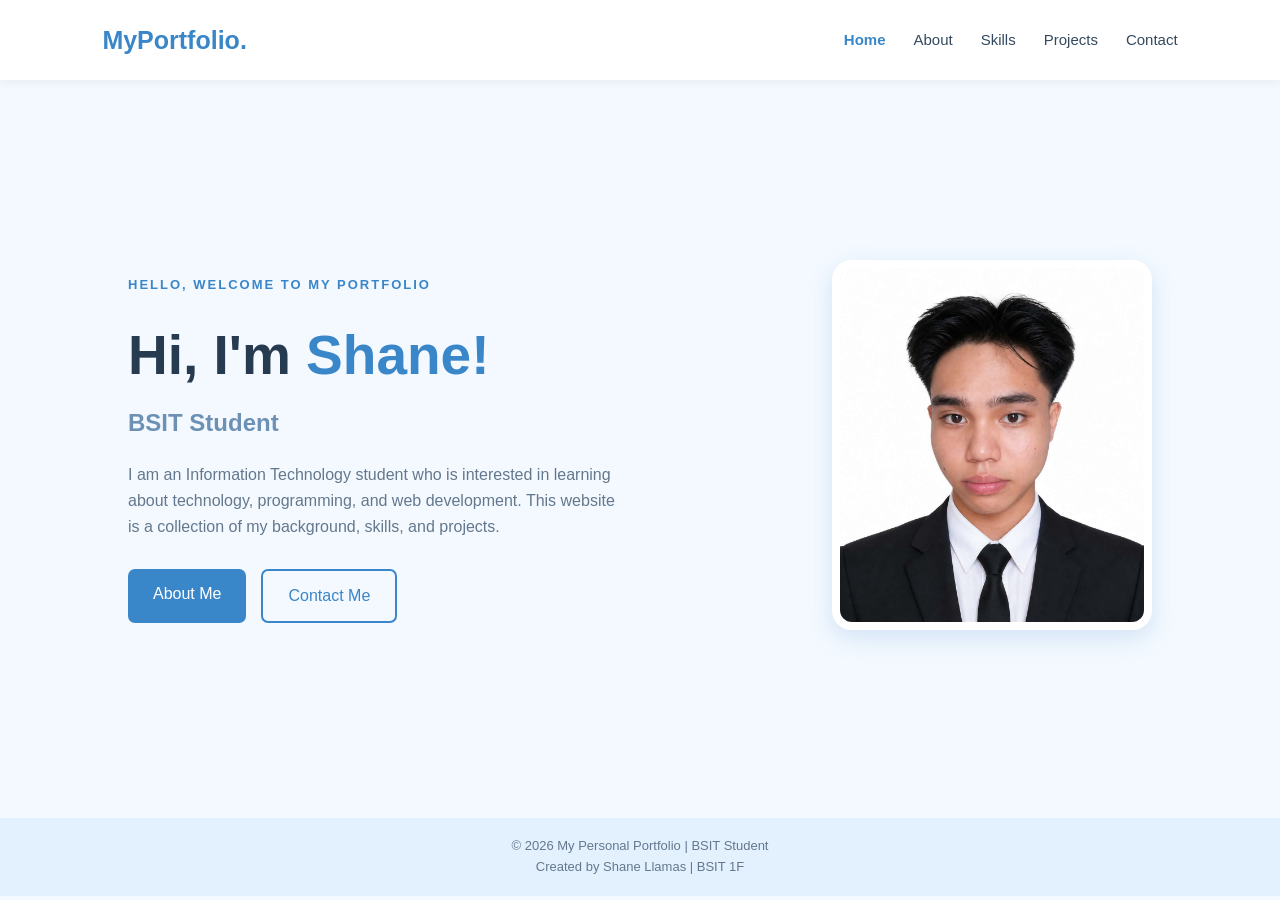
<file: index.html>
<!DOCTYPE html>
<html lang="en">
<head>
    <meta charset="UTF-8">
    <meta name="viewport" content="width=device-width, initial-scale=1.0">
    <title>My Portfolio | Home</title>
    <link rel="stylesheet" href="css/style.css">
</head>
<body>

    <header>
        <nav class="navbar">
            <h2 class="logo">MyPortfolio.</h2>

            <ul class="nav-links">
                <li><a href="index.html" class="active">Home</a></li>
                <li><a href="about.html">About</a></li>
                <li><a href="skills.html">Skills</a></li>
                <li><a href="projects.html">Projects</a></li>
                <li><a href="contact.html">Contact</a></li>
            </ul>
        </nav>
    </header>

    <main class="hero">
        <div class="hero-text">
            <p class="greeting">HELLO, WELCOME TO MY PORTFOLIO</p>
            <h1>Hi, I'm <span>Shane!</span></h1>
            <h3>BSIT Student</h3>

            <p class="description">
                I am an Information Technology student who is
                interested in learning about technology, programming,
                and web development. This website is a collection
                of my background, skills, and projects.
            </p>

            <div class="hero-buttons">
                <a href="about.html" class="btn">About Me</a>
                <a href="contact.html" class="btn btn-outline">Contact Me</a>
            </div>
        </div>

        <div class="hero-image">
            <img src="images/profile.jpg" alt="My Profile Picture">
        </div>
    </main>

    <footer>
        <p>© 2026 My Personal Portfolio | BSIT Student</p>
        <p>Created by Shane Llamas | BSIT 1F</p>
    </footer>

</body>
</html>
</file>
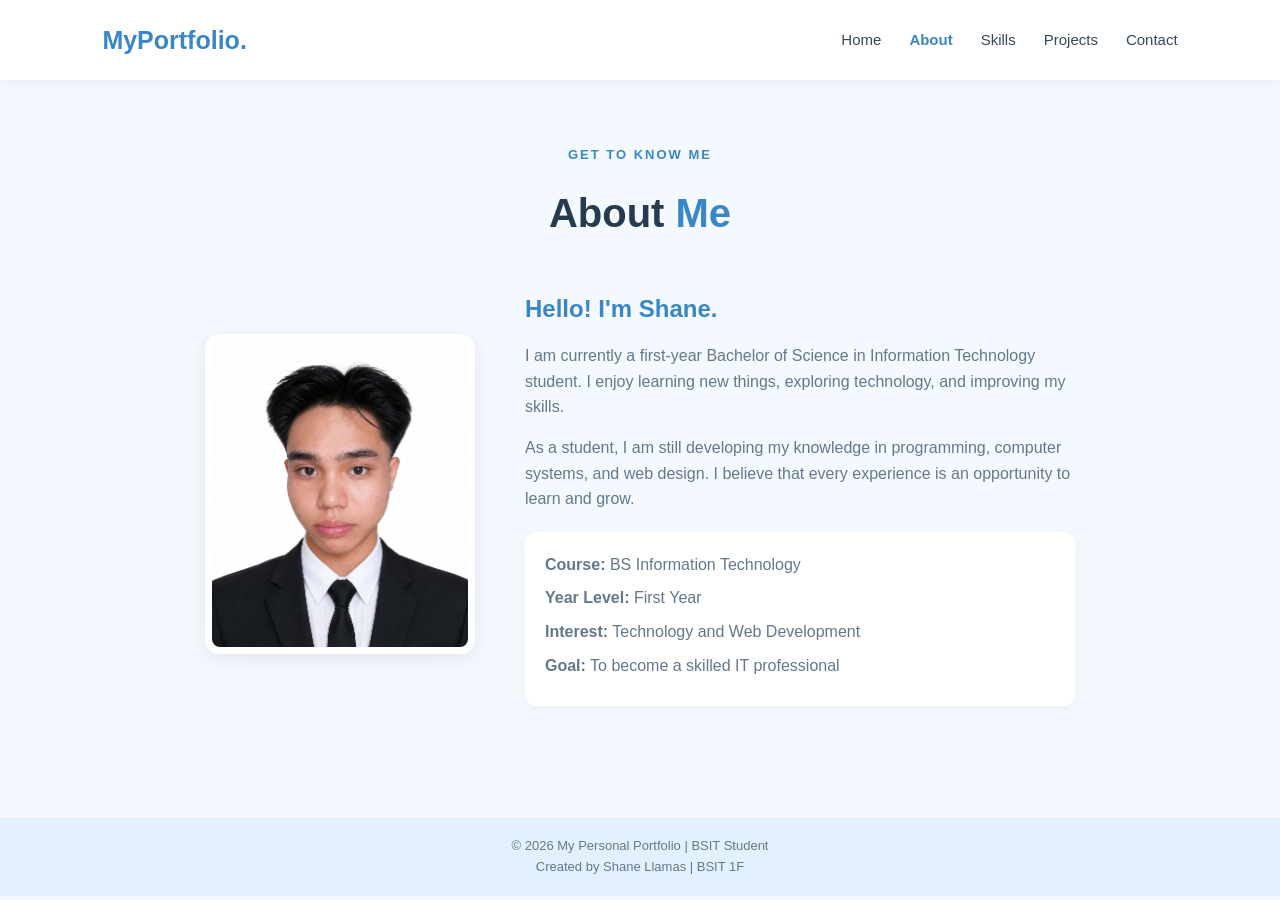
<file: about.html>
<!DOCTYPE html>
<html lang="en">
<head>
    <meta charset="UTF-8">
    <meta name="viewport" content="width=device-width, initial-scale=1.0">
    <title>My Portfolio | About</title>
    <link rel="stylesheet" href="css/style.css">
</head>
<body>

    <header>
        <nav class="navbar">
            <h2 class="logo">MyPortfolio.</h2>

            <ul class="nav-links">
                <li><a href="index.html">Home</a></li>
                <li><a href="about.html" class="active">About</a></li>
                <li><a href="skills.html">Skills</a></li>
                <li><a href="projects.html">Projects</a></li>
                <li><a href="contact.html">Contact</a></li>
            </ul>
        </nav>
    </header>

    <section class="page-section">
        <p class="greeting">GET TO KNOW ME</p>
        <h1 class="page-title">About <span>Me</span></h1>

        <div class="about-container">
            <div class="about-image">
                <img src="images/profile.jpg" alt="My Profile Picture">
            </div>

            <div class="about-text">
                <h2>Hello! I'm Shane.</h2>

                <p>
                    I am currently a first-year Bachelor of Science
                    in Information Technology student. I enjoy
                    learning new things, exploring technology,
                    and improving my skills.
                </p>

                <p>
                    As a student, I am still developing my knowledge
                    in programming, computer systems, and web design.
                    I believe that every experience is an opportunity
                    to learn and grow.
                </p>

                <div class="info-box">
                    <p><strong>Course:</strong> BS Information Technology</p>
                    <p><strong>Year Level:</strong> First Year</p>
                    <p><strong>Interest:</strong> Technology and Web Development</p>
                    <p><strong>Goal:</strong> To become a skilled IT professional</p>
                </div>
            </div>
        </div>
    </section>

    <footer>
        <p>© 2026 My Personal Portfolio | BSIT Student</p>
        <p>Created by Shane Llamas | BSIT 1F</p>
    </footer>

</body>
</html>
</file>
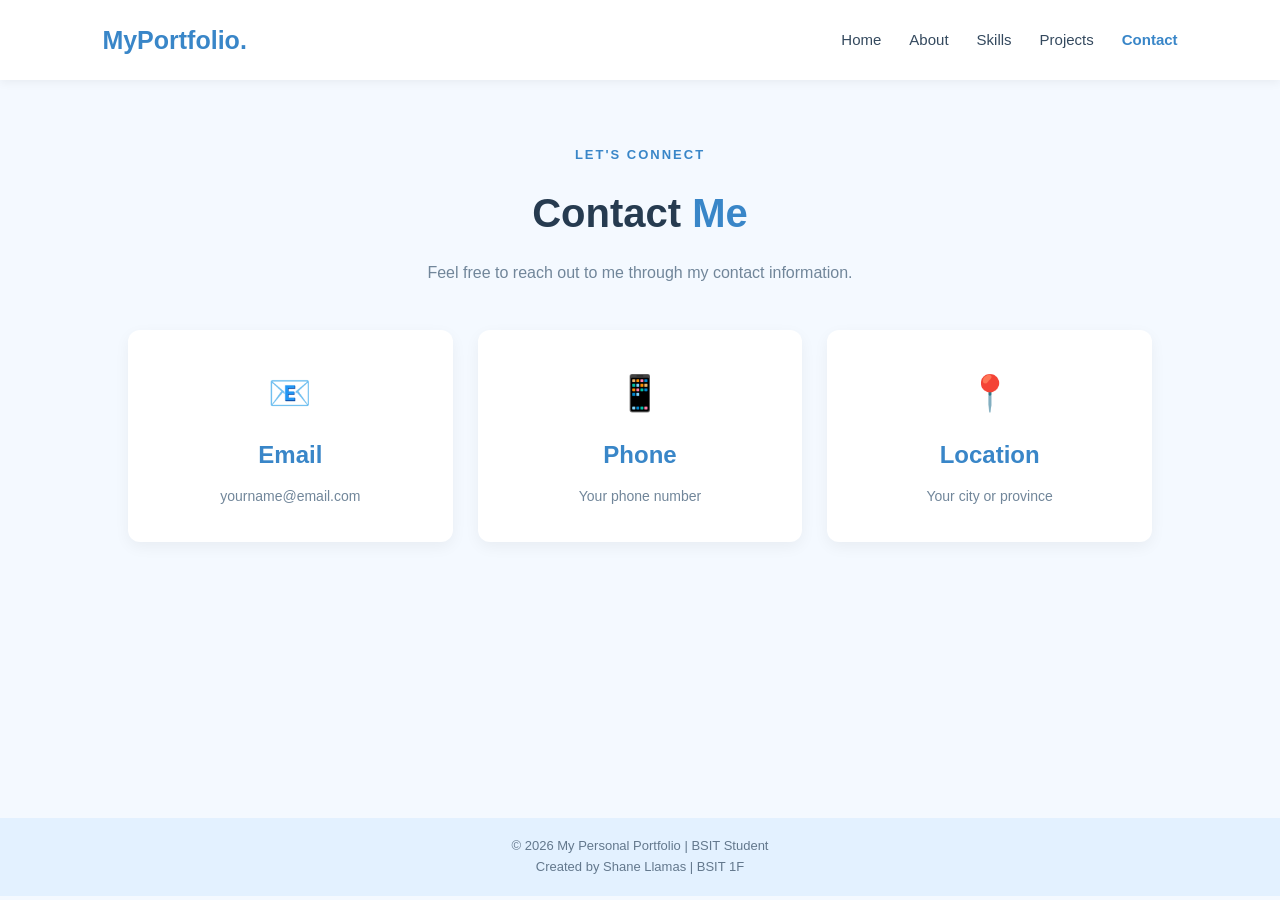
<file: contact.html>
<!DOCTYPE html>
<html lang="en">
<head>
    <meta charset="UTF-8">
    <meta name="viewport" content="width=device-width, initial-scale=1.0">
    <title>My Portfolio | Contact</title>
    <link rel="stylesheet" href="css/style.css">
</head>
<body>

    <header>
        <nav class="navbar">
            <h2 class="logo">MyPortfolio.</h2>

            <ul class="nav-links">
                <li><a href="index.html">Home</a></li>
                <li><a href="about.html">About</a></li>
                <li><a href="skills.html">Skills</a></li>
                <li><a href="projects.html">Projects</a></li>
                <li><a href="contact.html" class="active">Contact</a></li>
            </ul>
        </nav>
    </header>

    <section class="page-section contact-section">
        <p class="greeting">LET'S CONNECT</p>
        <h1 class="page-title">Contact <span>Me</span></h1>

        <p class="section-description">
            Feel free to reach out to me through my contact information.
        </p>

        <div class="contact-container">

            <div class="contact-card">
                <div class="card-icon">📧</div>
                <h2>Email</h2>
                <p>yourname@email.com</p>
            </div>

            <div class="contact-card">
                <div class="card-icon">📱</div>
                <h2>Phone</h2>
                <p>Your phone number</p>
            </div>

            <div class="contact-card">
                <div class="card-icon">📍</div>
                <h2>Location</h2>
                <p>Your city or province</p>
            </div>

        </div>
    </section>

    <footer>
        <p>© 2026 My Personal Portfolio | BSIT Student</p>
        <p>Created by Shane Llamas | BSIT 1F</p>
    </footer>

</body>
</html>
</file>
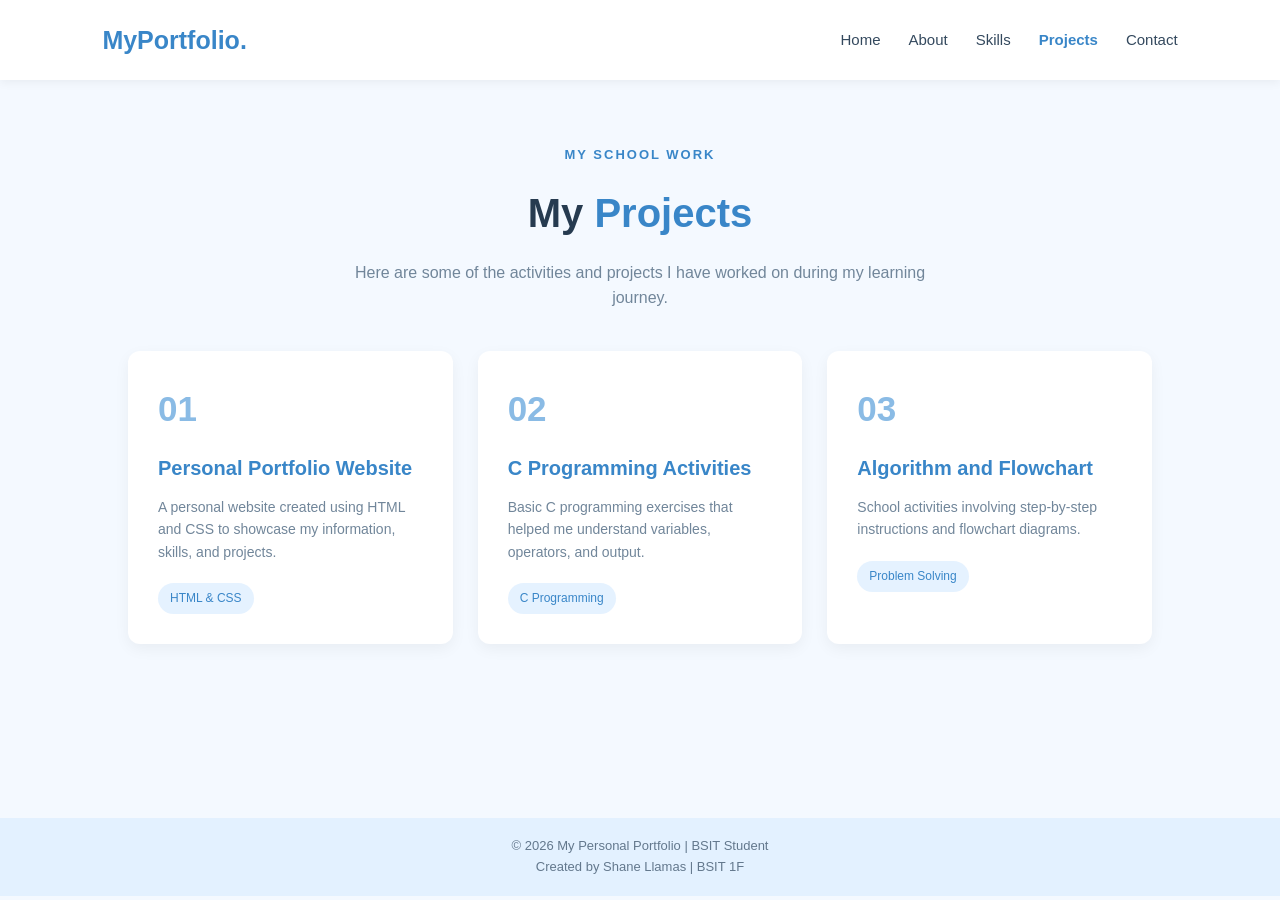
<file: projects.html>
<!DOCTYPE html>
<html lang="en">
<head>
    <meta charset="UTF-8">
    <meta name="viewport" content="width=device-width, initial-scale=1.0">
    <title>My Portfolio | Projects</title>
    <link rel="stylesheet" href="css/style.css">
</head>
<body>

    <header>
        <nav class="navbar">
            <h2 class="logo">MyPortfolio.</h2>

            <ul class="nav-links">
                <li><a href="index.html">Home</a></li>
                <li><a href="about.html">About</a></li>
                <li><a href="skills.html">Skills</a></li>
                <li><a href="projects.html" class="active">Projects</a></li>
                <li><a href="contact.html">Contact</a></li>
            </ul>
        </nav>
    </header>

    <section class="page-section">
        <p class="greeting">MY SCHOOL WORK</p>
        <h1 class="page-title">My <span>Projects</span></h1>

        <p class="section-description">
            Here are some of the activities and projects
            I have worked on during my learning journey.
        </p>

        <div class="card-container">

            <div class="project-card">
                <div class="project-number">01</div>
                <h2>Personal Portfolio Website</h2>
                <p>
                    A personal website created using HTML and CSS
                    to showcase my information, skills, and projects.
                </p>
                <span class="project-tag">HTML & CSS</span>
            </div>

            <div class="project-card">
                <div class="project-number">02</div>
                <h2>C Programming Activities</h2>
                <p>
                    Basic C programming exercises that helped me
                    understand variables, operators, and output.
                </p>
                <span class="project-tag">C Programming</span>
            </div>

            <div class="project-card">
                <div class="project-number">03</div>
                <h2>Algorithm and Flowchart</h2>
                <p>
                    School activities involving step-by-step
                    instructions and flowchart diagrams.
                </p>
                <span class="project-tag">Problem Solving</span>
            </div>

        </div>
    </section>

    <footer>
        <p>© 2026 My Personal Portfolio | BSIT Student</p>
        <p>Created by Shane Llamas | BSIT 1F</p>
    </footer>

</body>
</html>
</file>
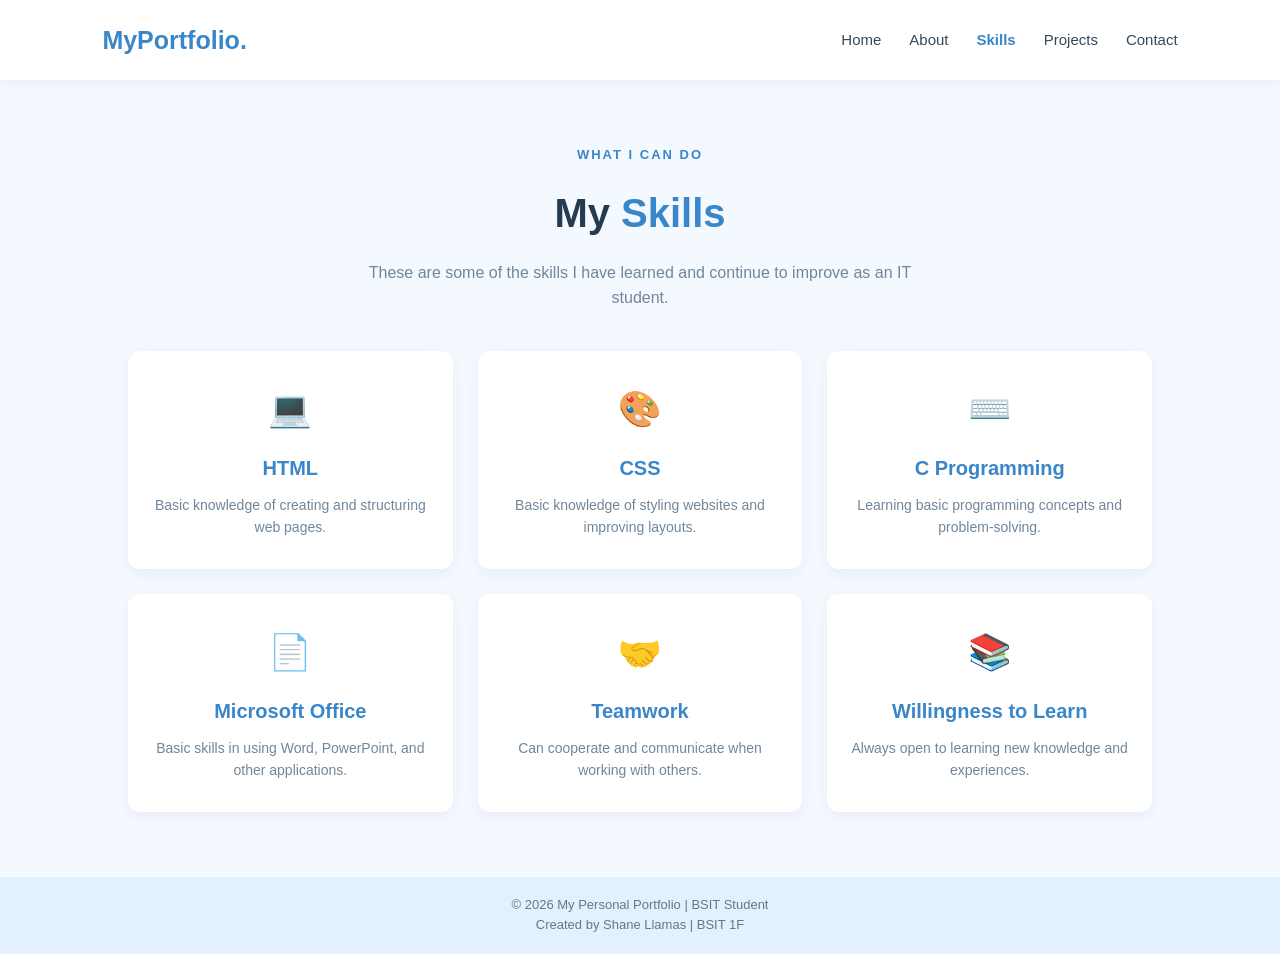
<file: skills.html>
<!DOCTYPE html>
<html lang="en">
<head>
    <meta charset="UTF-8">
    <meta name="viewport" content="width=device-width, initial-scale=1.0">
    <title>My Portfolio | Skills</title>
    <link rel="stylesheet" href="css/style.css">
</head>
<body>

    <header>
        <nav class="navbar">
            <h2 class="logo">MyPortfolio.</h2>

            <ul class="nav-links">
                <li><a href="index.html">Home</a></li>
                <li><a href="about.html">About</a></li>
                <li><a href="skills.html" class="active">Skills</a></li>
                <li><a href="projects.html">Projects</a></li>
                <li><a href="contact.html">Contact</a></li>
            </ul>
        </nav>
    </header>

    <section class="page-section">
        <p class="greeting">WHAT I CAN DO</p>
        <h1 class="page-title">My <span>Skills</span></h1>

        <p class="section-description">
            These are some of the skills I have learned
            and continue to improve as an IT student.
        </p>

        <div class="card-container">

            <div class="card">
                <div class="card-icon">💻</div>
                <h2>HTML</h2>
                <p>Basic knowledge of creating and structuring web pages.</p>
            </div>

            <div class="card">
                <div class="card-icon">🎨</div>
                <h2>CSS</h2>
                <p>Basic knowledge of styling websites and improving layouts.</p>
            </div>

            <div class="card">
                <div class="card-icon">⌨️</div>
                <h2>C Programming</h2>
                <p>Learning basic programming concepts and problem-solving.</p>
            </div>

            <div class="card">
                <div class="card-icon">📄</div>
                <h2>Microsoft Office</h2>
                <p>Basic skills in using Word, PowerPoint, and other applications.</p>
            </div>

            <div class="card">
                <div class="card-icon">🤝</div>
                <h2>Teamwork</h2>
                <p>Can cooperate and communicate when working with others.</p>
            </div>

            <div class="card">
                <div class="card-icon">📚</div>
                <h2>Willingness to Learn</h2>
                <p>Always open to learning new knowledge and experiences.</p>
            </div>

        </div>
    </section>

    <footer>
        <p>© 2026 My Personal Portfolio | BSIT Student</p>
        <p>Created by Shane Llamas | BSIT 1F</p>
    </footer>

</body>
</html>
</file>
<file: css/style.css>
/* GENERAL SETTINGS */
* {
    margin: 0;
    padding: 0;
    box-sizing: border-box;
    font-family: Arial, sans-serif;
}

body {
    background-color: #f4f9ff;
    color: #263b50;
    line-height: 1.6;
}

/* NAVIGATION BAR */
header {
    background-color: #ffffff;
    box-shadow: 0 2px 10px rgba(0, 0, 0, 0.06);
}

.navbar {
    display: flex;
    justify-content: space-between;
    align-items: center;
    padding: 20px 8%;
}

.logo {
    color: #3986c8;
    font-size: 25px;
    font-weight: bold;
}

.nav-links {
    display: flex;
    list-style: none;
    gap: 28px;
}

.nav-links a {
    text-decoration: none;
    color: #34495e;
    font-size: 15px;
    transition: 0.3s;
}

.nav-links a:hover,
.nav-links a.active {
    color: #3986c8;
    font-weight: bold;
}

/* HOME PAGE */
.hero {
    min-height: 82vh;
    display: flex;
    justify-content: space-between;
    align-items: center;
    padding: 60px 10%;
    gap: 50px;
}

.hero-text {
    max-width: 600px;
}

.greeting {
    color: #3986c8;
    font-size: 13px;
    font-weight: bold;
    letter-spacing: 2px;
    margin-bottom: 15px;
}

.hero-text h1 {
    font-size: 55px;
    color: #263b50;
    margin-bottom: 5px;
}

.hero-text h1 span,
.page-title span {
    color: #3986c8;
}

.hero-text h3 {
    font-size: 24px;
    color: #6c91b5;
    margin-bottom: 20px;
}

.description {
    color: #63788d;
    max-width: 500px;
    margin-bottom: 30px;
}

.hero-buttons {
    display: flex;
    gap: 15px;
}

.btn {
    display: inline-block;
    background-color: #3986c8;
    color: white;
    padding: 12px 25px;
    border-radius: 7px;
    text-decoration: none;
    transition: 0.3s;
}

.btn:hover {
    background-color: #28699f;
}

.btn-outline {
    background-color: transparent;
    color: #3986c8;
    border: 2px solid #3986c8;
}

.btn-outline:hover {
    background-color: #3986c8;
    color: white;
}

.hero-image img {
    width: 320px;
    height: 370px;
    object-fit: cover;
    border-radius: 20px;
    border: 8px solid white;
    box-shadow: 0 8px 25px rgba(57, 134, 200, 0.18);
}

/* GENERAL PAGE SECTIONS */
.page-section {
    min-height: 82vh;
    padding: 65px 10%;
    text-align: center;
}

.page-title {
    font-size: 40px;
    margin-bottom: 15px;
}

.section-description {
    color: #71869a;
    max-width: 600px;
    margin: 0 auto 40px;
}

/* ABOUT PAGE */
.about-container {
    display: flex;
    justify-content: center;
    align-items: center;
    gap: 50px;
    text-align: left;
    margin-top: 45px;
}

.about-image img {
    width: 270px;
    height: 320px;
    object-fit: cover;
    border-radius: 15px;
    border: 7px solid white;
    box-shadow: 0 5px 20px rgba(0, 0, 0, 0.08);
}

.about-text {
    max-width: 550px;
}

.about-text h2 {
    color: #3986c8;
    margin-bottom: 15px;
}

.about-text p {
    color: #63788d;
    margin-bottom: 15px;
}

.info-box {
    background-color: white;
    padding: 20px;
    border-radius: 12px;
    margin-top: 20px;
    box-shadow: 0 4px 15px rgba(0, 0, 0, 0.04);
}

.info-box p {
    margin-bottom: 8px;
}

/* SKILLS PAGE */
.card-container {
    display: grid;
    grid-template-columns: repeat(3, 1fr);
    gap: 25px;
    margin-top: 35px;
}

.card {
    background-color: white;
    padding: 30px 20px;
    border-radius: 12px;
    box-shadow: 0 5px 15px rgba(0, 0, 0, 0.05);
    transition: 0.3s;
}

.card:hover {
    transform: translateY(-5px);
}

.card-icon {
    font-size: 35px;
    margin-bottom: 15px;
}

.card h2 {
    color: #3986c8;
    font-size: 20px;
    margin-bottom: 10px;
}

.card p {
    color: #71869a;
    font-size: 14px;
}

/* PROJECTS PAGE */
.project-card {
    background-color: white;
    padding: 30px;
    border-radius: 12px;
    text-align: left;
    box-shadow: 0 5px 15px rgba(0, 0, 0, 0.05);
    transition: 0.3s;
}

.project-card:hover {
    transform: translateY(-5px);
}

.project-number {
    color: #8abbe5;
    font-size: 35px;
    font-weight: bold;
    margin-bottom: 15px;
}

.project-card h2 {
    color: #3986c8;
    font-size: 20px;
    margin-bottom: 12px;
}

.project-card p {
    color: #71869a;
    font-size: 14px;
    margin-bottom: 20px;
}

.project-tag {
    display: inline-block;
    background-color: #e5f2ff;
    color: #3986c8;
    padding: 6px 12px;
    border-radius: 20px;
    font-size: 12px;
}

/* CONTACT PAGE */
.contact-container {
    display: grid;
    grid-template-columns: repeat(3, 1fr);
    gap: 25px;
    margin-top: 45px;
}

.contact-card {
    background-color: white;
    padding: 35px 20px;
    border-radius: 12px;
    box-shadow: 0 5px 15px rgba(0, 0, 0, 0.05);
}

.contact-card h2 {
    color: #3986c8;
    margin-bottom: 10px;
}

.contact-card p {
    color: #71869a;
    font-size: 14px;
}

/* FOOTER */
footer {
    background-color: #e3f1ff;
    color: #63788d;
    text-align: center;
    padding: 18px;
    font-size: 13px;
}

/* RESPONSIVE DESIGN */
@media (max-width: 850px) {

    .navbar {
        flex-direction: column;
        gap: 15px;
    }

    .nav-links {
        flex-wrap: wrap;
        justify-content: center;
        gap: 15px;
    }

    .hero {
        flex-direction: column-reverse;
        text-align: center;
        padding: 45px 7%;
    }

    .hero-text h1 {
        font-size: 40px;
    }

    .hero-buttons {
        justify-content: center;
    }

    .hero-image img {
        width: 250px;
        height: 280px;
    }

    .about-container {
        flex-direction: column;
        text-align: center;
    }

    .card-container,
    .contact-container {
        grid-template-columns: repeat(2, 1fr);
    }
}

@media (max-width: 550px) {

    .nav-links {
        gap: 12px;
    }

    .nav-links a {
        font-size: 13px;
    }

    .page-title {
        font-size: 32px;
    }

    .card-container,
    .contact-container {
        grid-template-columns: 1fr;
    }

    .hero-text h1 {
        font-size: 35px;
    }

    .hero-buttons {
        flex-wrap: wrap;
    }

    .about-image img {
        width: 230px;
        height: 270px;
    }
}
</file>
